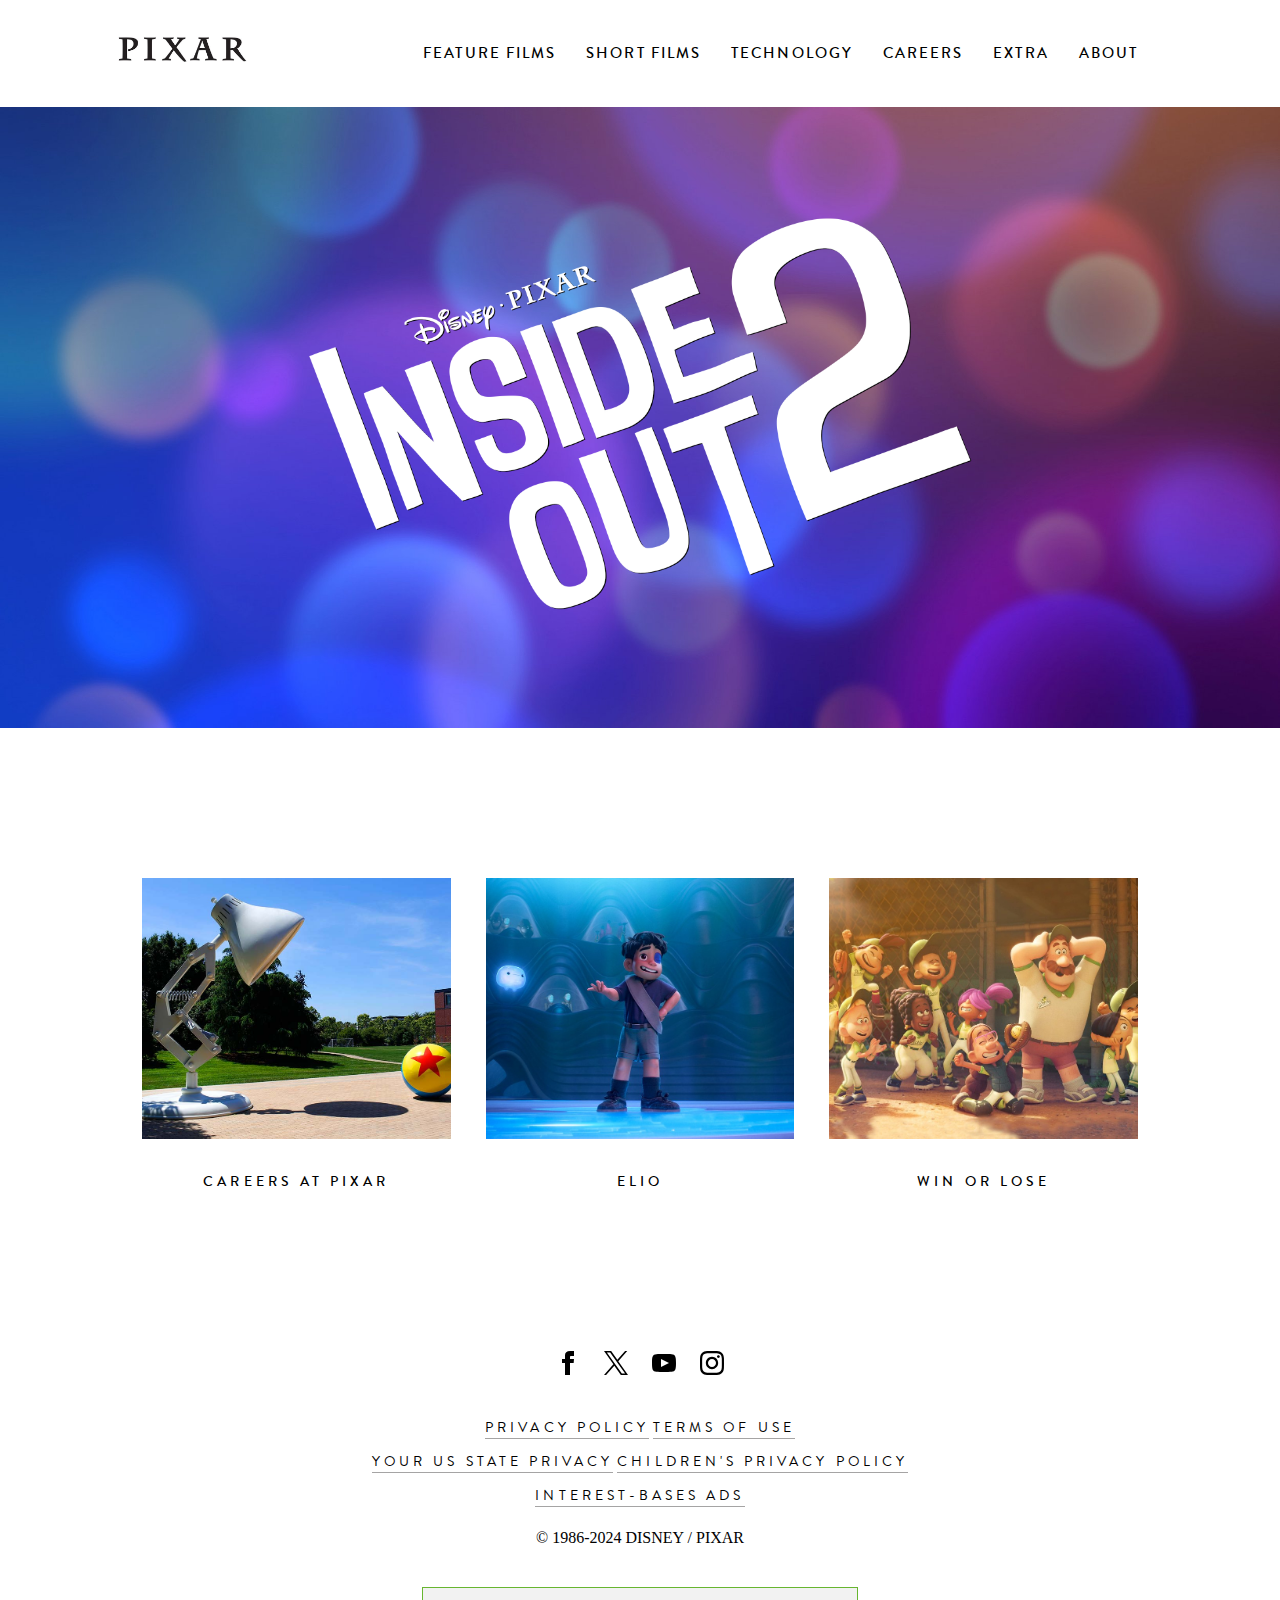
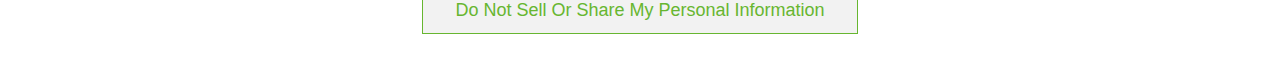
<file: index.html>
<!DOCTYPE html>
<html lang="en">
<head>
    <meta charset="UTF-8">
    <meta name="viewport" content="width=device-width, initial-scale=1.0">
    <title>Práctica Pixar</title>
    <link rel="shortcut icon" href="./img/svg/favicon.ico" type="image/x-icon">
    <link rel="stylesheet" href="./css/style.css">
    <link href="./font/transfonter.org-20240415-151831/stylesheet.css" rel="stylesheet">
</head>
<body>
    <header class="header">
        <div class="header__container">
            <h1 class="header__logo">
               <a href="#" title="PIXAR" class="header__link">
                    <img class="header__image" src="./img/jpg/logo022.jpg" alt="pixar logotype">
                </a> 
            </h1>
            <div class="header__mobile-menu-wrapper mobile-menu">
                <div class="mobile-menu__toggler-wrapper">
                    <div class="mobile-menu__toggler"></div>
                    <div class="mobile-menu__icon menu-icon">
                        <span class="menu-icon__line"></span>
                        <span class="menu-icon__line"></span>
                    </div>
                </div>
            </div>
            <nav class="header__nav navigation">
                <ul class="navigation__list">
                    <li class="navigation__item">
                        <a class="navigation__link" href="#" title="Feature Films">feature films</a>
                    </li>
                    <li class="navigation__item">
                        <a class="navigation__link" href="#" title="short films">short films</a>
                    </li>
                    <li class="navigation__item">
                        <a class="navigation__link" href="#" title="technology">technology</a>
                    </li>
                    <li class="navigation__item">
                        <a class="navigation__link" href="#" title="careers">careers</a>
                    </li>
                    <li class="navigation__item">
                        <a class="navigation__link" href="#" title="extra">extra</a>
                    </li>
                    <li class="navigation__item">
                        <a class="navigation__link" href="#">about</a>
                    </li>
                </ul>
            </nav>
        </div>
    </header>
    
    <main class="viewport">
        <article class="viewport__section hero-section">
            <div class="hero-section__container">
                <h2 class="hero-section__inner-logo">
                    <a href="#" class="hero-section__link" title="Inside Out Two">
                        <img src="./img/webp/io2_logo.webp" class="hero-section__image">
                    </a>
                </h2>
            </div>
        </article>
        
        <div class="viewport__section section-two">
            <div class="section-two__container">
                <article class="section-two__columns columns columns--one">
                    <div class="columns__inner-content">
                        <a class="columns__link" href="#">
                            <img class="columns__image" src="./img/jpg/image-asset.jpeg" alt="">
                        </a>
                        <h3>CAREERS AT PIXAR</h3>
                    </div>
                </article>
                <article class="section-two__columns columns columns--two">
                    <div class="columns__inner-content">
                        <a class="columns__link" href="#">
                            <img class="columns__image" src="./img/jpg/Home_Lower-elio.jpg" alt="">
                        </a>
                        <h3>ELIO</h3>
                    </div>
                </article>
                <article class="section-two__columns columns columns--three">
                    <div class="columns__inner-content">
                        <a class="columns__link" href="#">
                            <img class="columns__image" src="./img/jpg/wl_lower.jpg" alt="">
                        </a>
                        <h3>win or lose</h3>
                    </div>
                </article>
            </div>
        </div>
    </main>

    <footer class="main-footer">
        <div class="main-footer__container">
            <ul class="main-footer__social-wrapper social-wrapper">
                <li class="social-wrapper__item">
                    <a href="#" class="social-wrapper__social-icon">
                        <img class="social-wrapper__image" src="./img/svg/iconmonstr-facebook-1.svg" alt="facebook F symbol logotype">
                    </a>
                </li>
                <li class="social-wrapper__item">
                    <a href="#" class="social-wrapper__social-icon">
                       <img class="social-wrapper__image" src="./img/svg/X_logo_2023_original.svg" alt="X social media icon logotype old twitter ">
                    </a>
                </li>
                <li class="social-wrapper__item">
                    <a href="#" class="social-wrapper__social-icon">
                        <img class="social-wrapper__image" src="./img/svg/iconmonstr-youtube-6.svg" alt="youtube icon red background white play icon button logotype">
                    </a>
                </li>
                <li class="social-wrapper__item">
                    <a href="#" class="social-wrapper__social-icon">
                        <img class="social-wrapper__image" src="./img/svg/iconmonstr-instagram-11.svg" alt="instagram icon camera icon logotype">
                    </a>
                </li>  
            </ul>
            <div class="main-footer__legal-wrapper legal-wrapper">
                <div class="legal-wrapper__legal-links">
                    <div class="legal-wrapper__legal-container">
                        <a class="legal-wrapper__link" href="#" title="Privacy Policy">Privacy Policy</a>
                        <a class="legal-wrapper__link" href="#" title="terms of use">terms of use</a>
                    </div>
                    <div class="legal-wrapper__legal-container" >
                        <a class="legal-wrapper__link" href="#" title="your us state privacy">your us state privacy</a>
                        <a class="legal-wrapper__link" href="#" title="children's privacy policy">children's privacy policy</a>
                    </div>
                    <div class="legal-wrapper__legal-container">
                        <a class="legal-wrapper__link" href="#" title="interest-bases ads">interest-bases ads</a>
                    </div>                  
                </div>
                <div class="legal-wrapper__copyright">© 1986-2024 DISNEY / PIXAR</div>
            </div>
            <button href="#" class="main-footer__data-treatment">Do Not Sell or Share My Personal Information</button>
        </div>
    </footer>
</body>
</html>
</file>
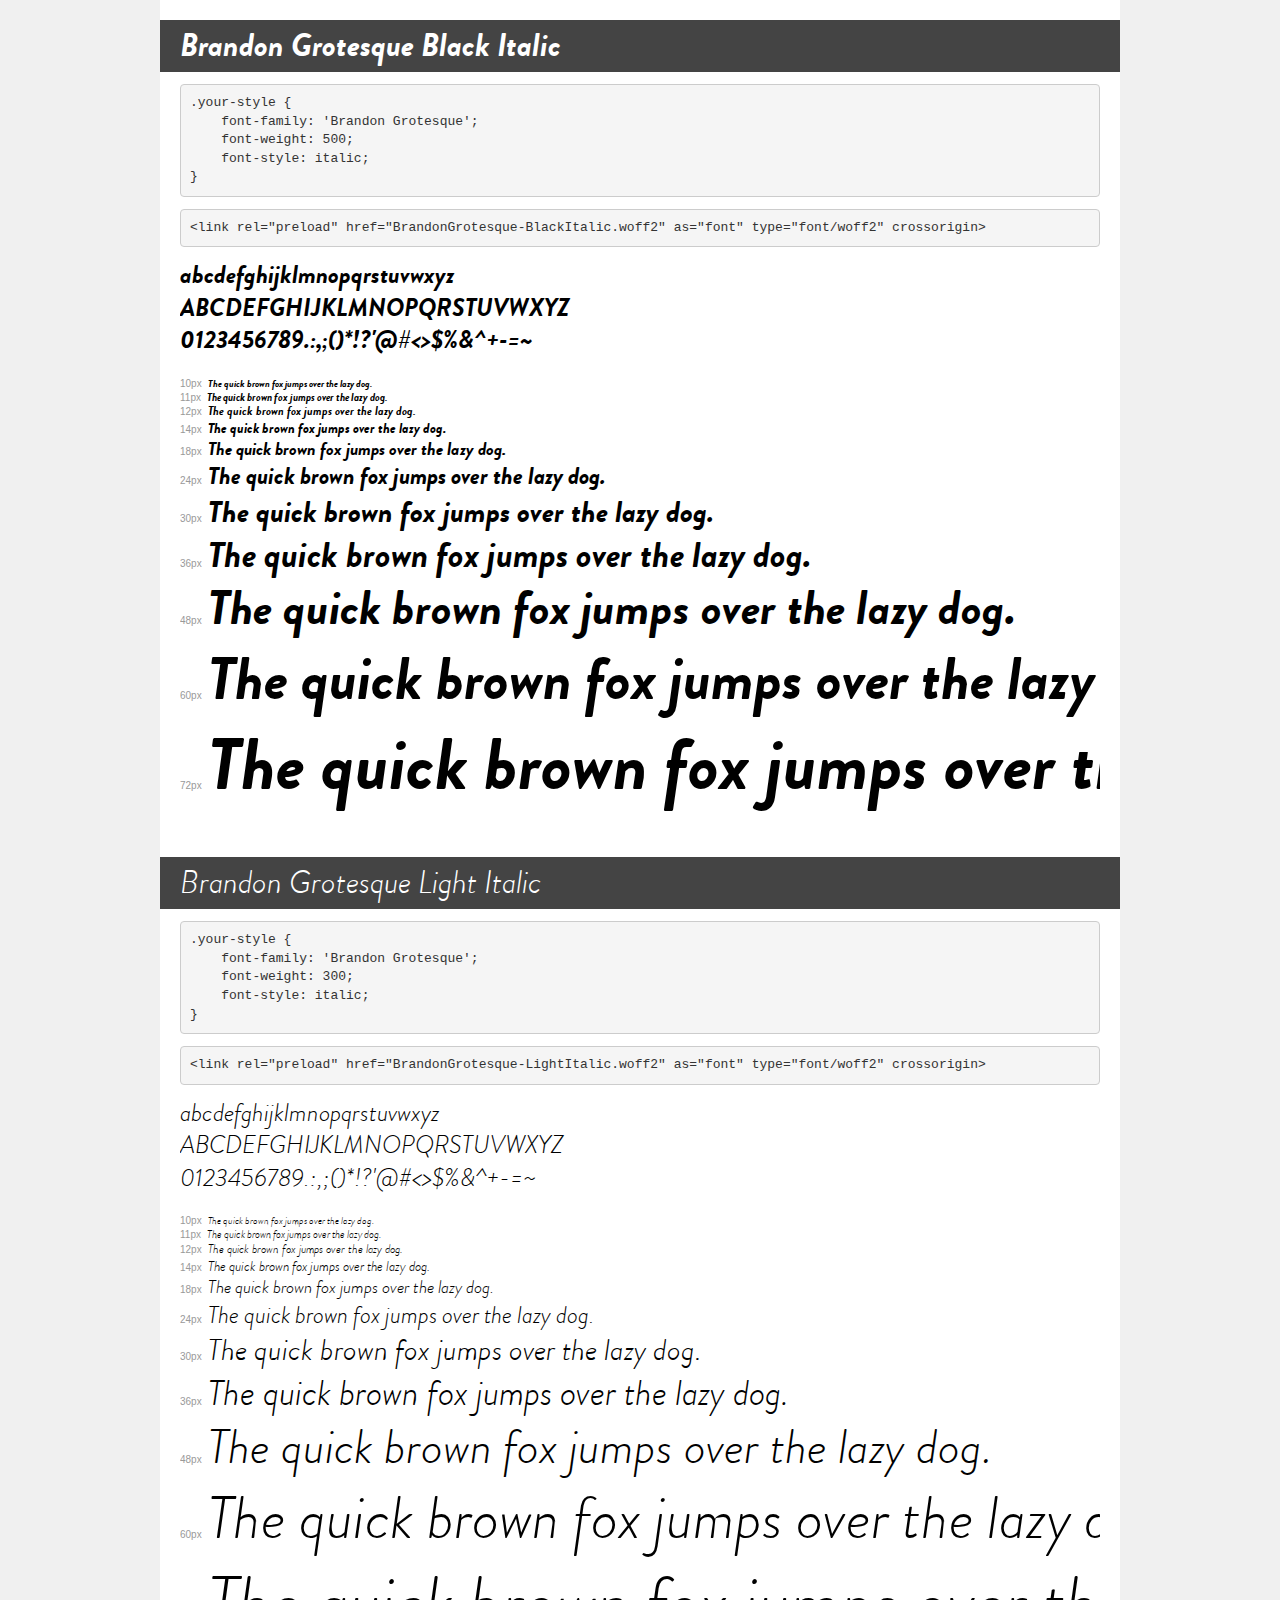
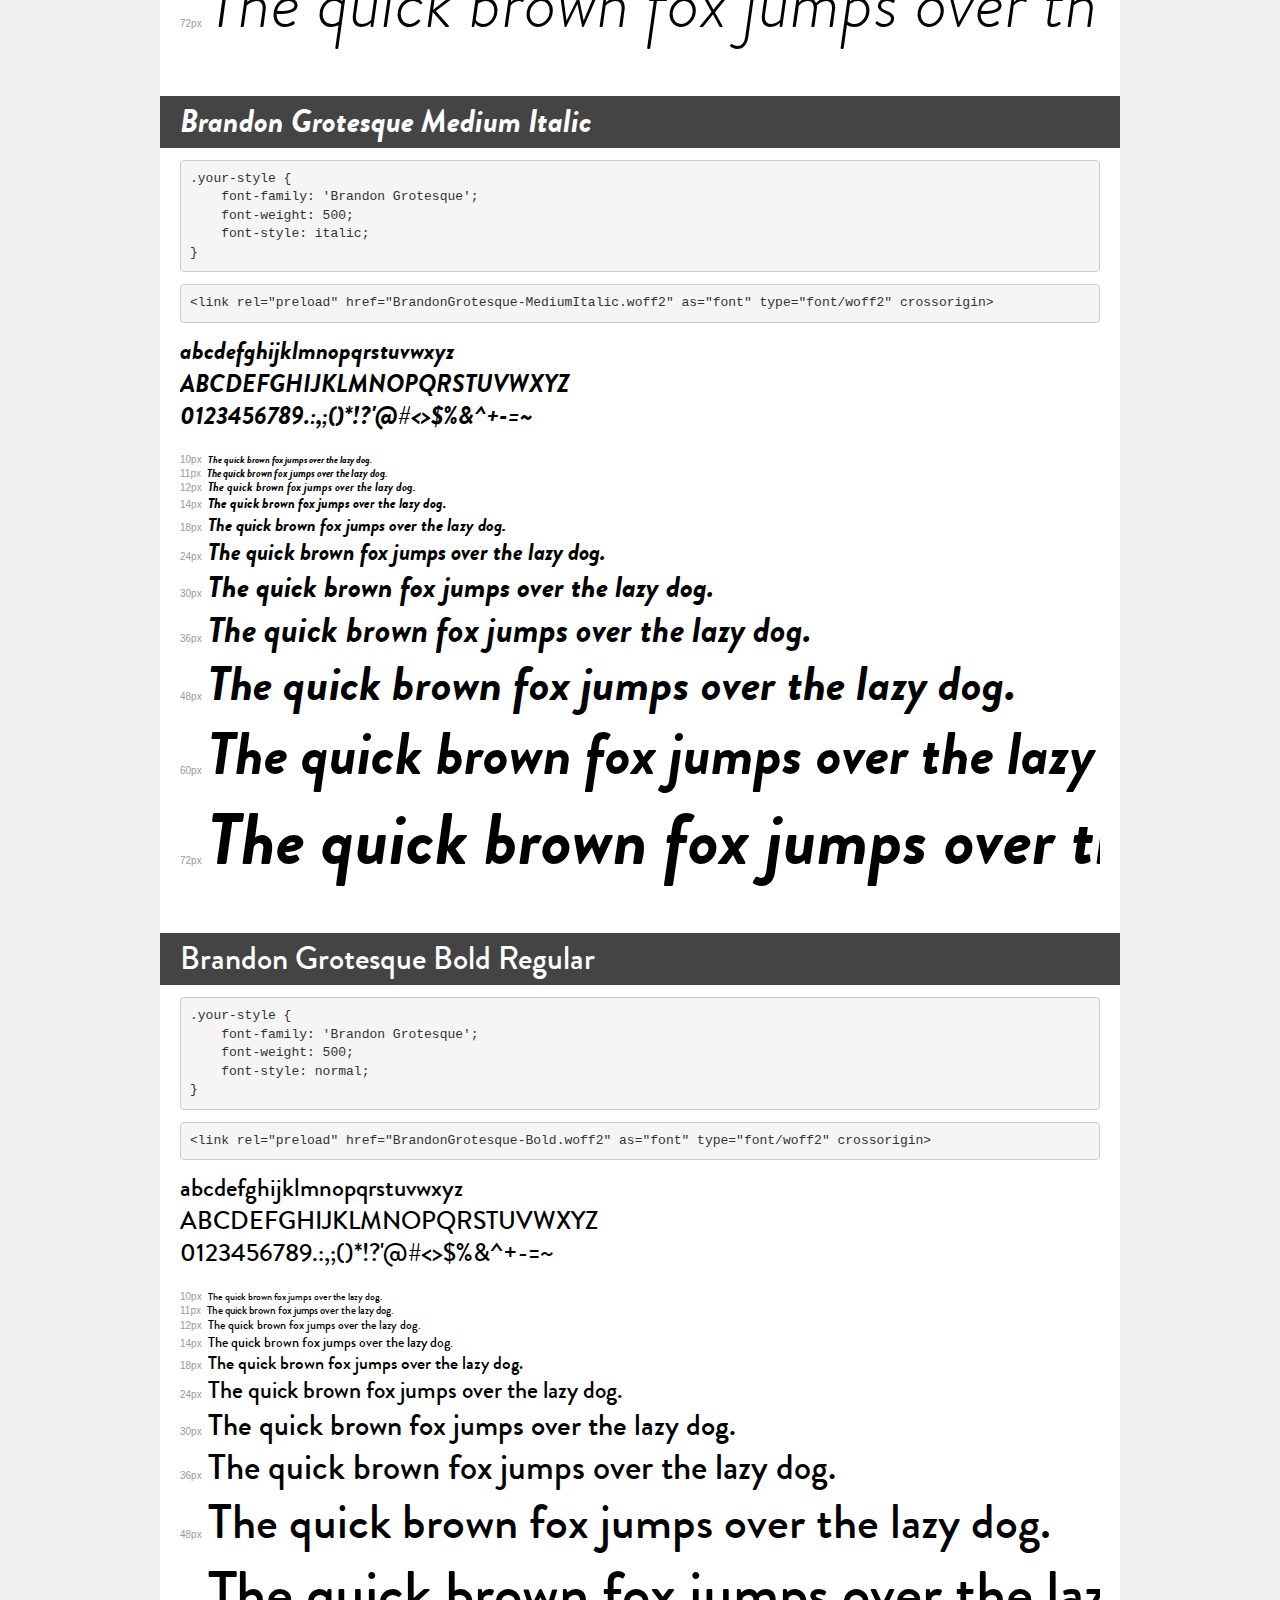
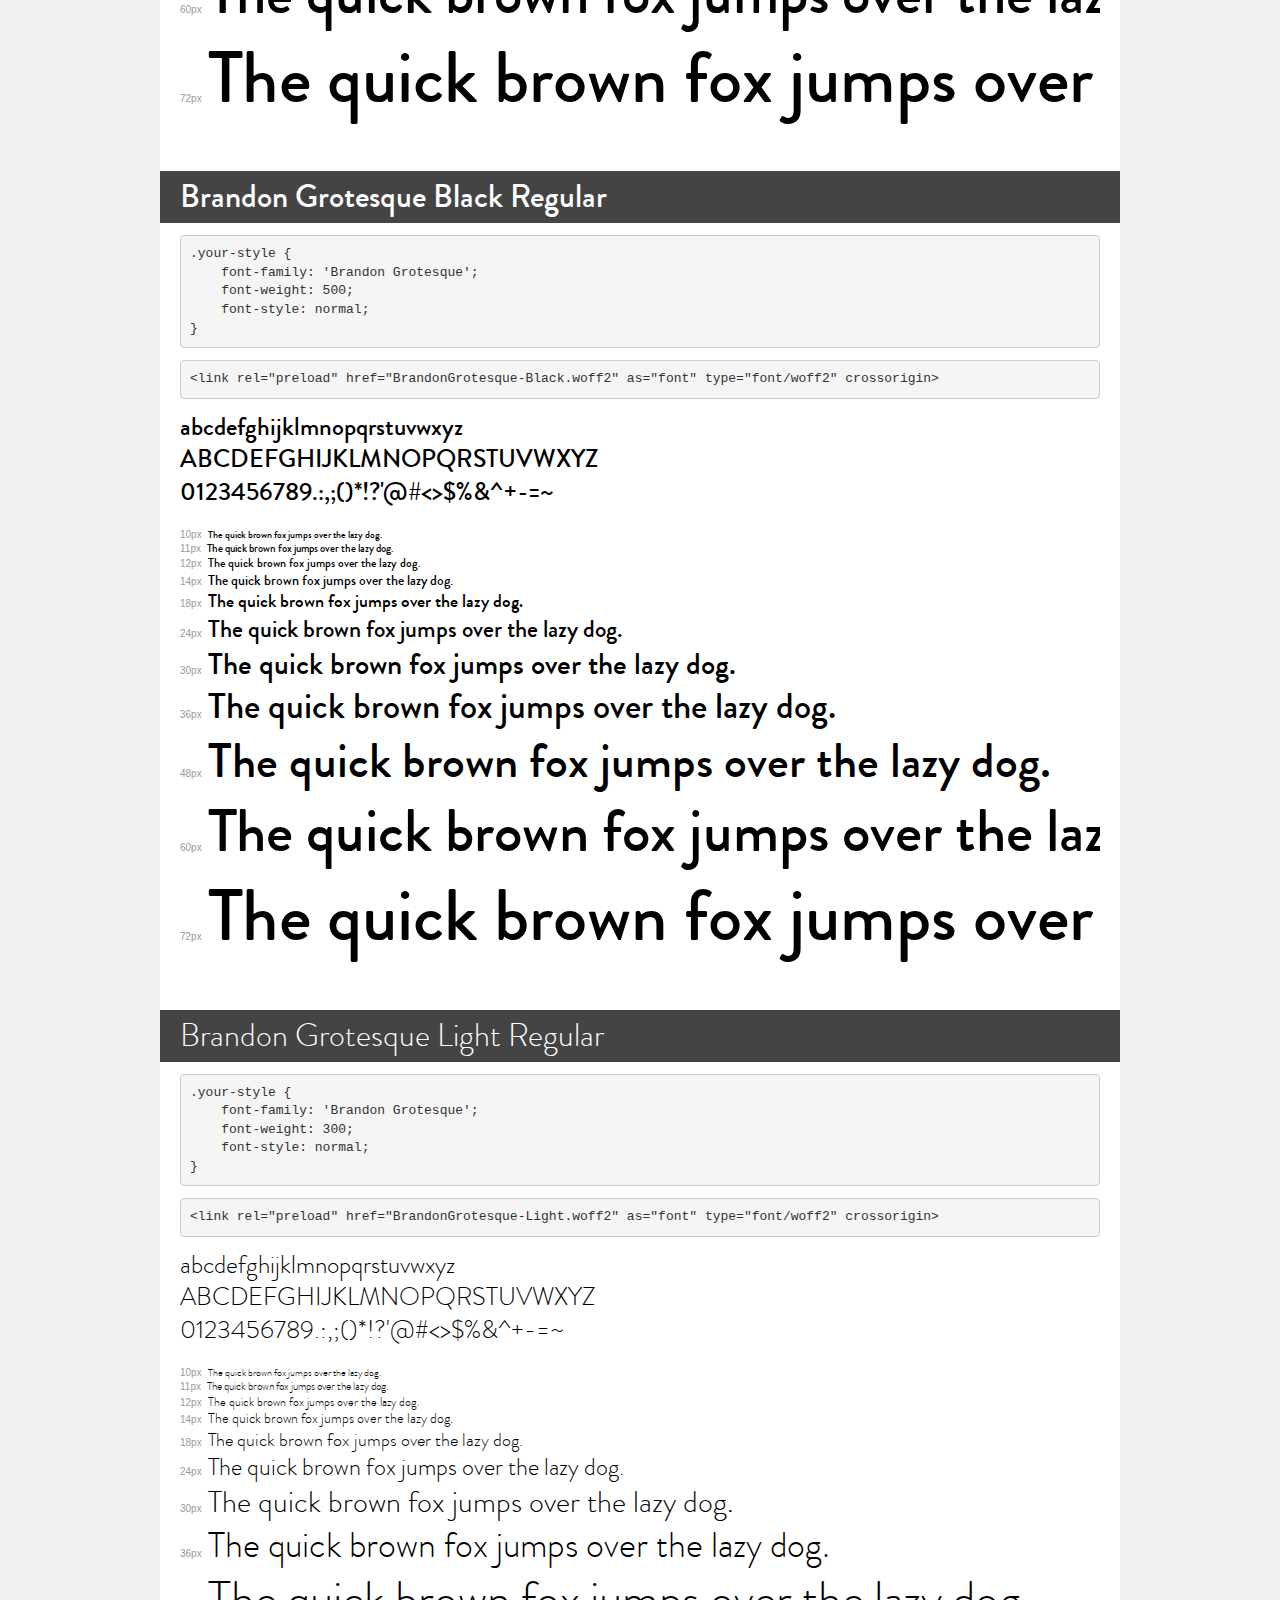
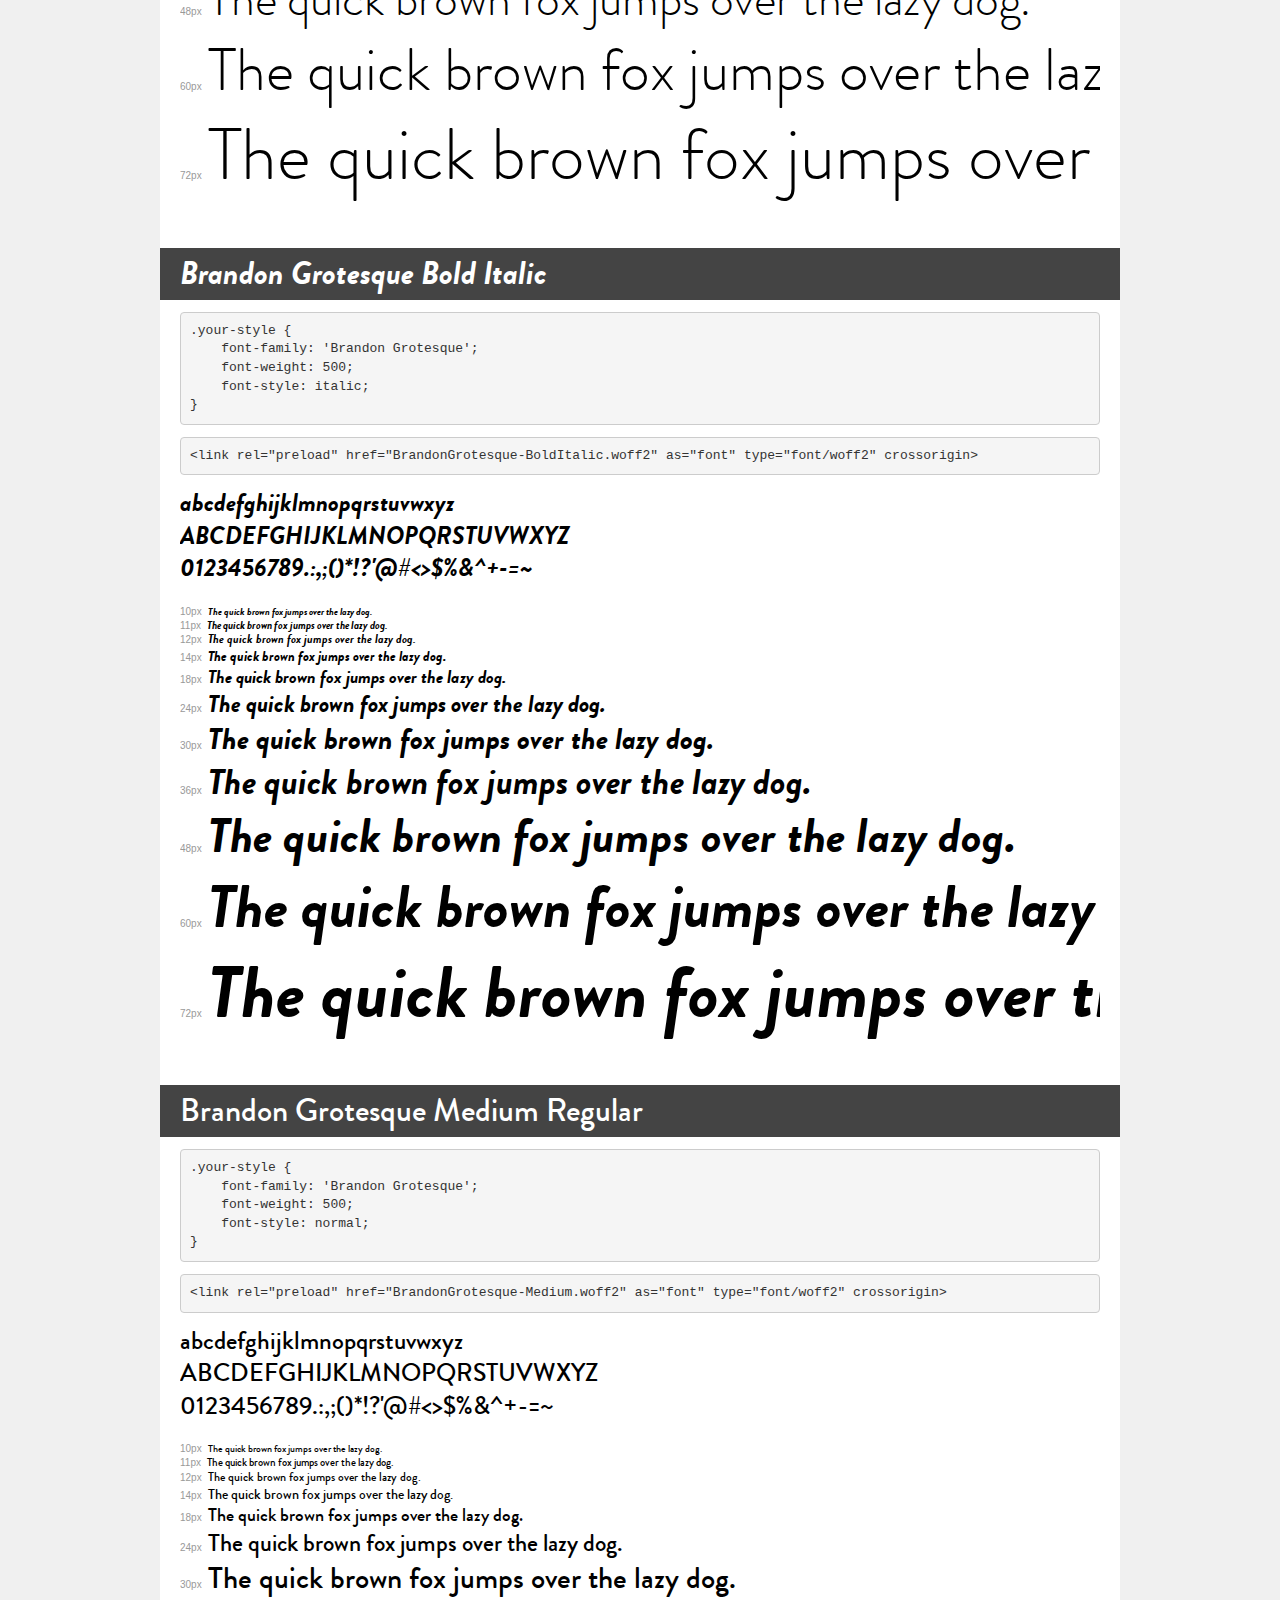
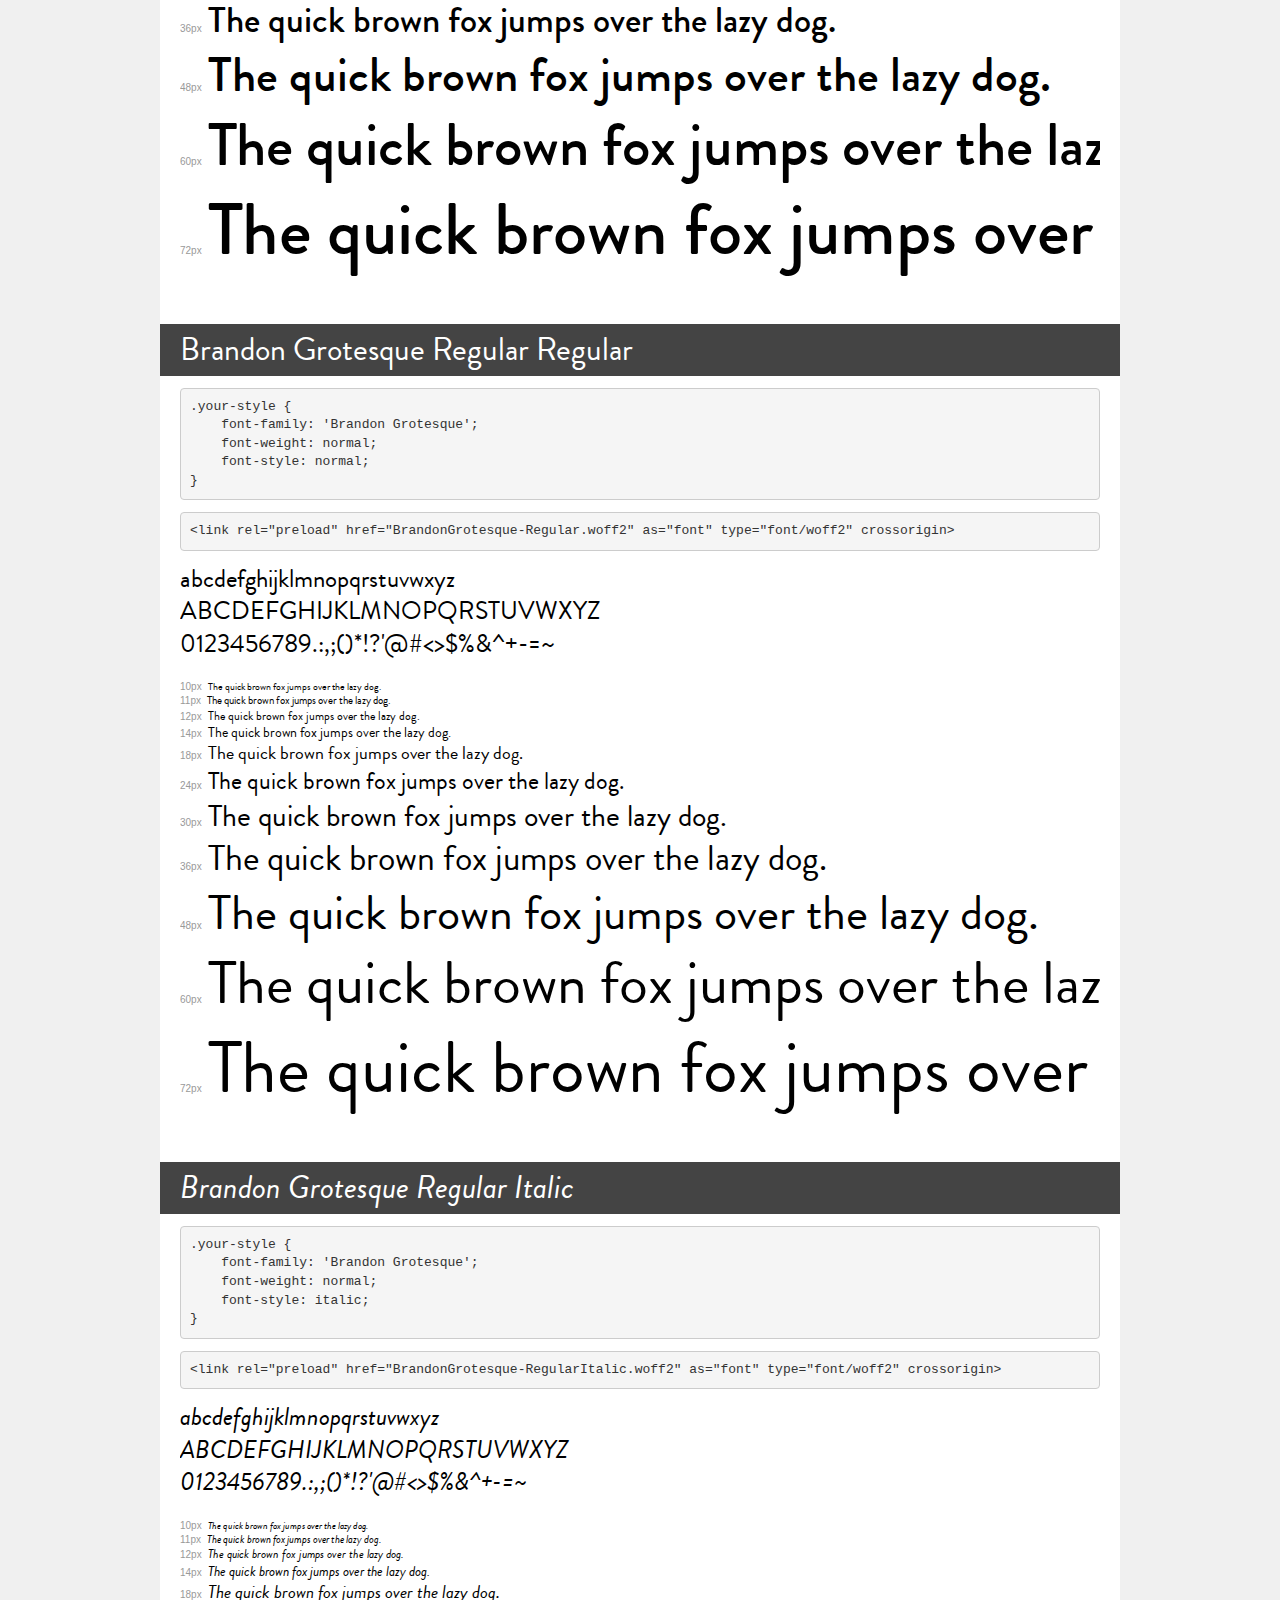
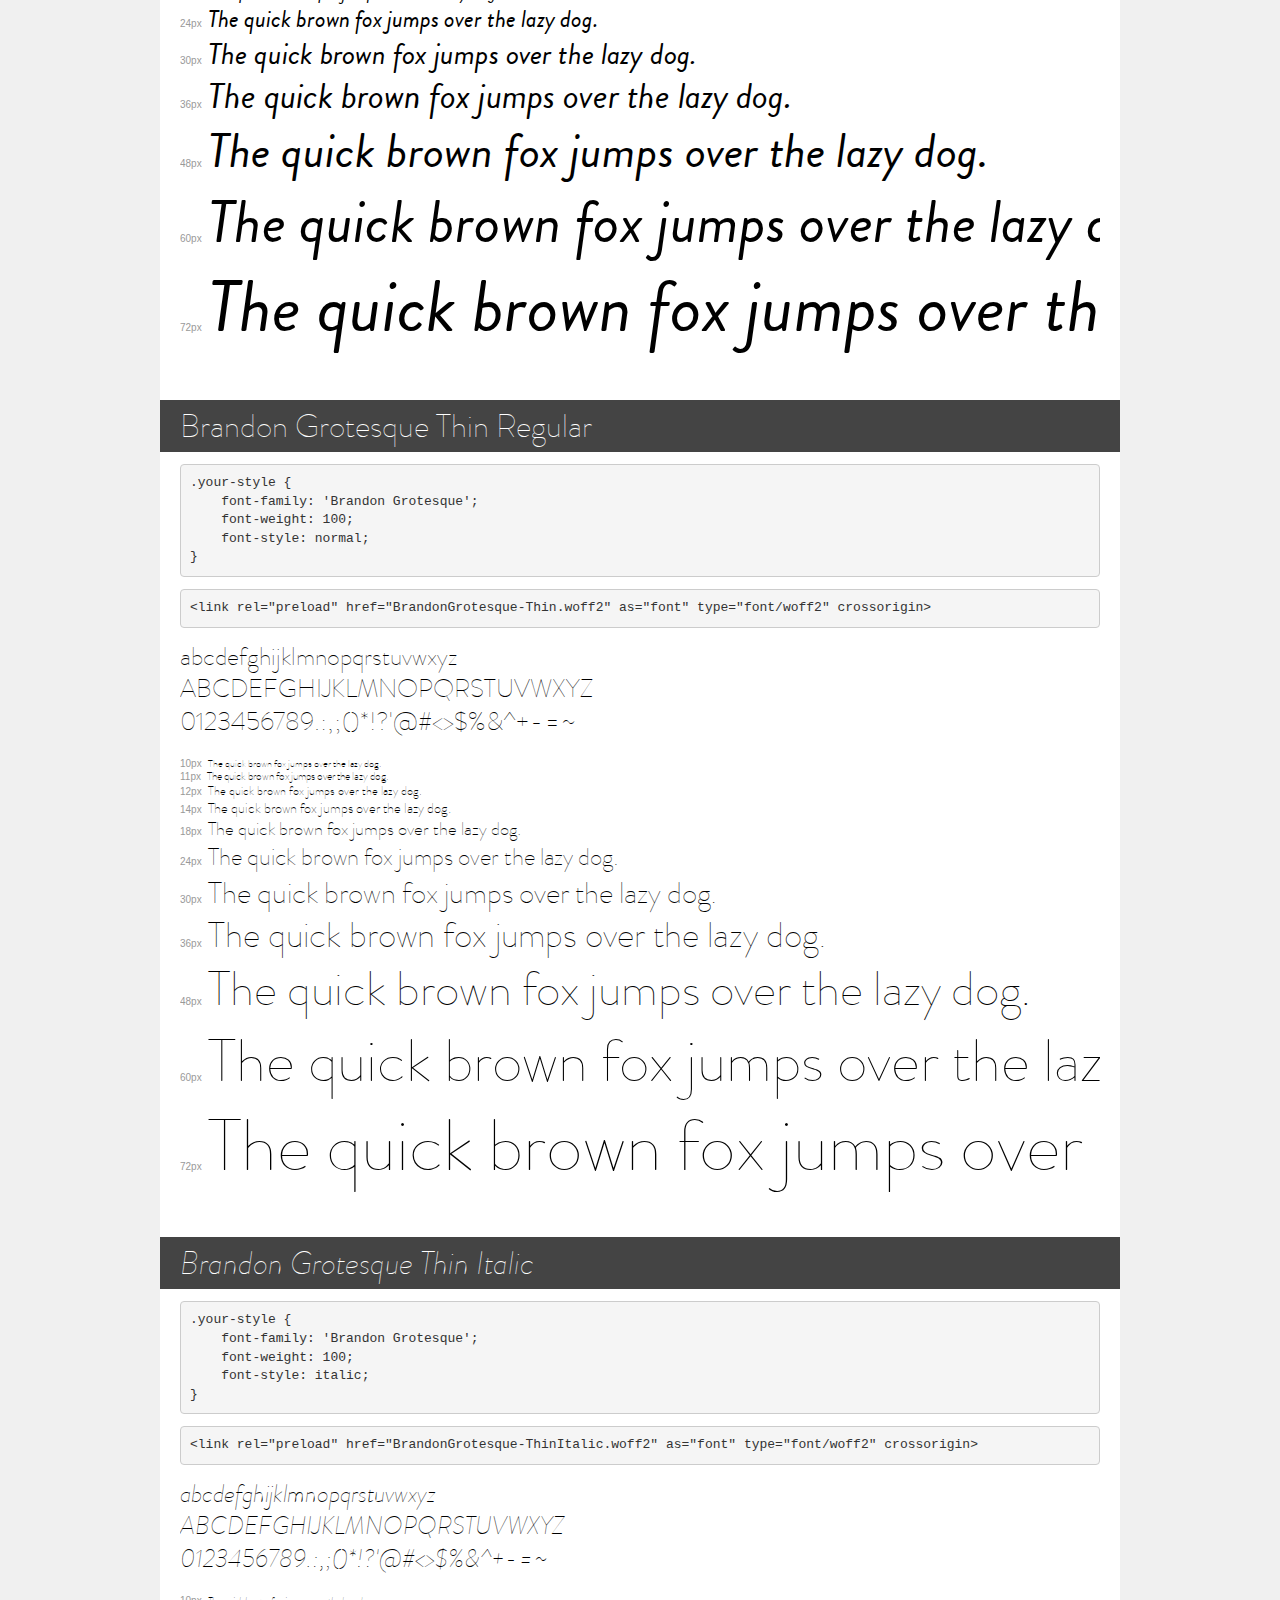
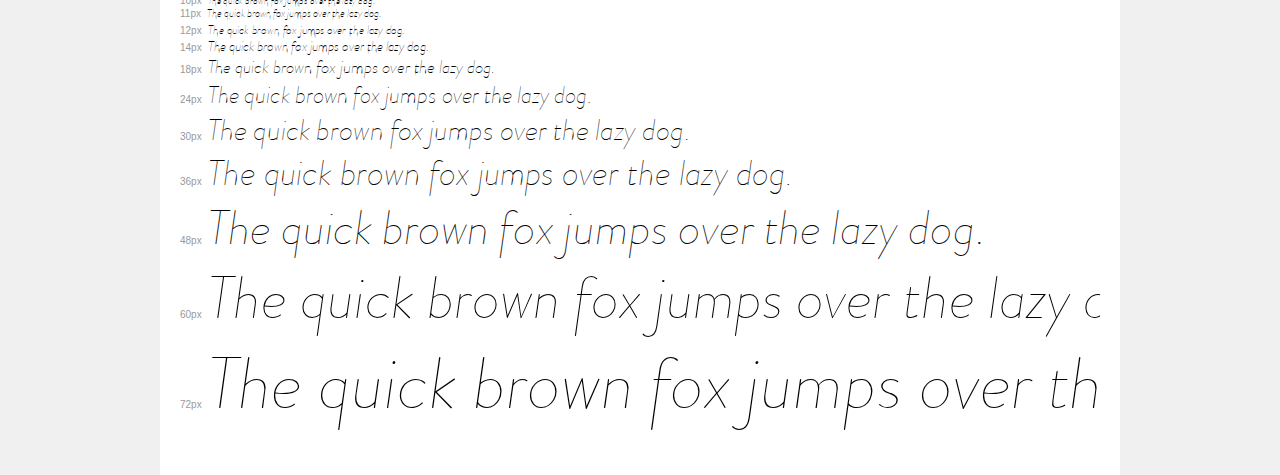
<file: font/transfonter.org-20240415-151831/demo.html>
<!DOCTYPE html>
<html lang="en">
<head>
    <meta charset="utf-8">
    <meta http-equiv="X-UA-Compatible" content="IE=edge">
    <meta name="viewport" content="width=device-width, initial-scale=1">
    <meta name="robots" content="noindex, noarchive">
    <meta name="format-detection" content="telephone=no">
    <title>Transfonter demo</title>
    <link href="stylesheet.css" rel="stylesheet">
    <style>
        /*
        http://meyerweb.com/eric/tools/css/reset/
        v2.0 | 20110126
        License: none (public domain)
        */
        html, body, div, span, applet, object, iframe,
        h1, h2, h3, h4, h5, h6, p, blockquote, pre,
        a, abbr, acronym, address, big, cite, code,
        del, dfn, em, img, ins, kbd, q, s, samp,
        small, strike, strong, sub, sup, tt, var,
        b, u, i, center,
        dl, dt, dd, ol, ul, li,
        fieldset, form, label, legend,
        table, caption, tbody, tfoot, thead, tr, th, td,
        article, aside, canvas, details, embed,
        figure, figcaption, footer, header, hgroup,
        menu, nav, output, ruby, section, summary,
        time, mark, audio, video {
            margin: 0;
            padding: 0;
            border: 0;
            font-size: 100%;
            font: inherit;
            vertical-align: baseline;
        }
        /* HTML5 display-role reset for older browsers */
        article, aside, details, figcaption, figure,
        footer, header, hgroup, menu, nav, section {
            display: block;
        }
        body {
            line-height: 1;
        }
        ol, ul {
            list-style: none;
        }
        blockquote, q {
            quotes: none;
        }
        blockquote:before, blockquote:after,
        q:before, q:after {
            content: '';
            content: none;
        }
        table {
            border-collapse: collapse;
            border-spacing: 0;
        }
        /* demo styles */
        body {
            background: #f0f0f0;
            color: #000;
        }
        .page {
            background: #fff;
            width: 920px;
            margin: 0 auto;
            padding: 20px 20px 0 20px;
            overflow: hidden;
        }
        .font-container {
            overflow-x: auto;
            overflow-y: hidden;
            margin-bottom: 40px;
            line-height: 1.3;
            white-space: nowrap;
            padding-bottom: 5px;
        }
        h1 {
            position: relative;
            background: #444;
            font-size: 32px;
            color: #fff;
            padding: 10px 20px;
            margin: 0 -20px 12px -20px;
        }
        .letters {
            font-size: 25px;
            margin-bottom: 20px;
        }
        .s10:before {
            content: '10px';
        }
        .s11:before {
            content: '11px';
        }
        .s12:before {
            content: '12px';
        }
        .s14:before {
            content: '14px';
        }
        .s18:before {
            content: '18px';
        }
        .s24:before {
            content: '24px';
        }
        .s30:before {
            content: '30px';
        }
        .s36:before {
            content: '36px';
        }
        .s48:before {
            content: '48px';
        }
        .s60:before {
            content: '60px';
        }
        .s72:before {
            content: '72px';
        }
        .s10:before, .s11:before, .s12:before, .s14:before,
        .s18:before, .s24:before, .s30:before, .s36:before,
        .s48:before, .s60:before, .s72:before {
            font-family: Arial, sans-serif;
            font-size: 10px;
            font-weight: normal;
            font-style: normal;
            color: #999;
            padding-right: 6px;
        }
        pre {
            display: block;
            padding: 9px;
            margin: 0 0 12px;
            font-family: Monaco, Menlo, Consolas, "Courier New", monospace;
            font-size: 13px;
            line-height: 1.428571429;
            color: #333;
            font-weight: normal;
            font-style: normal;
            background-color: #f5f5f5;
            border: 1px solid #ccc;
            overflow-x: auto;
            border-radius: 4px;
        }
        /* responsive */
        @media (max-width: 959px) {
            .page {
                width: auto;
                margin: 0;
            }
        }
    </style>
</head>
<body>
<div class="page">
    <div class="demo">
        <h1 style="font-family: 'Brandon Grotesque'; font-weight: 500; font-style: italic;">Brandon Grotesque Black Italic</h1>
        <pre title="Usage">.your-style {
    font-family: 'Brandon Grotesque';
    font-weight: 500;
    font-style: italic;
}</pre>
        <pre title="Preload (optional)">
&lt;link rel=&quot;preload&quot; href=&quot;BrandonGrotesque-BlackItalic.woff2&quot; as=&quot;font&quot; type=&quot;font/woff2&quot; crossorigin&gt;</pre>
        <div class="font-container" style="font-family: 'Brandon Grotesque'; font-weight: 500; font-style: italic;">
            <p class="letters">
                abcdefghijklmnopqrstuvwxyz<br>
ABCDEFGHIJKLMNOPQRSTUVWXYZ<br>
                0123456789.:,;()*!?'@#&lt;&gt;$%&^+-=~
            </p>
            <p class="s10" style="font-size: 10px;">The quick brown fox jumps over the lazy dog.</p>
            <p class="s11" style="font-size: 11px;">The quick brown fox jumps over the lazy dog.</p>
            <p class="s12" style="font-size: 12px;">The quick brown fox jumps over the lazy dog.</p>
            <p class="s14" style="font-size: 14px;">The quick brown fox jumps over the lazy dog.</p>
            <p class="s18" style="font-size: 18px;">The quick brown fox jumps over the lazy dog.</p>
            <p class="s24" style="font-size: 24px;">The quick brown fox jumps over the lazy dog.</p>
            <p class="s30" style="font-size: 30px;">The quick brown fox jumps over the lazy dog.</p>
            <p class="s36" style="font-size: 36px;">The quick brown fox jumps over the lazy dog.</p>
            <p class="s48" style="font-size: 48px;">The quick brown fox jumps over the lazy dog.</p>
            <p class="s60" style="font-size: 60px;">The quick brown fox jumps over the lazy dog.</p>
            <p class="s72" style="font-size: 72px;">The quick brown fox jumps over the lazy dog.</p>
        </div>
    </div>

    <div class="demo">
        <h1 style="font-family: 'Brandon Grotesque'; font-weight: 300; font-style: italic;">Brandon Grotesque Light Italic</h1>
        <pre title="Usage">.your-style {
    font-family: 'Brandon Grotesque';
    font-weight: 300;
    font-style: italic;
}</pre>
        <pre title="Preload (optional)">
&lt;link rel=&quot;preload&quot; href=&quot;BrandonGrotesque-LightItalic.woff2&quot; as=&quot;font&quot; type=&quot;font/woff2&quot; crossorigin&gt;</pre>
        <div class="font-container" style="font-family: 'Brandon Grotesque'; font-weight: 300; font-style: italic;">
            <p class="letters">
                abcdefghijklmnopqrstuvwxyz<br>
ABCDEFGHIJKLMNOPQRSTUVWXYZ<br>
                0123456789.:,;()*!?'@#&lt;&gt;$%&^+-=~
            </p>
            <p class="s10" style="font-size: 10px;">The quick brown fox jumps over the lazy dog.</p>
            <p class="s11" style="font-size: 11px;">The quick brown fox jumps over the lazy dog.</p>
            <p class="s12" style="font-size: 12px;">The quick brown fox jumps over the lazy dog.</p>
            <p class="s14" style="font-size: 14px;">The quick brown fox jumps over the lazy dog.</p>
            <p class="s18" style="font-size: 18px;">The quick brown fox jumps over the lazy dog.</p>
            <p class="s24" style="font-size: 24px;">The quick brown fox jumps over the lazy dog.</p>
            <p class="s30" style="font-size: 30px;">The quick brown fox jumps over the lazy dog.</p>
            <p class="s36" style="font-size: 36px;">The quick brown fox jumps over the lazy dog.</p>
            <p class="s48" style="font-size: 48px;">The quick brown fox jumps over the lazy dog.</p>
            <p class="s60" style="font-size: 60px;">The quick brown fox jumps over the lazy dog.</p>
            <p class="s72" style="font-size: 72px;">The quick brown fox jumps over the lazy dog.</p>
        </div>
    </div>

    <div class="demo">
        <h1 style="font-family: 'Brandon Grotesque'; font-weight: 500; font-style: italic;">Brandon Grotesque Medium Italic</h1>
        <pre title="Usage">.your-style {
    font-family: 'Brandon Grotesque';
    font-weight: 500;
    font-style: italic;
}</pre>
        <pre title="Preload (optional)">
&lt;link rel=&quot;preload&quot; href=&quot;BrandonGrotesque-MediumItalic.woff2&quot; as=&quot;font&quot; type=&quot;font/woff2&quot; crossorigin&gt;</pre>
        <div class="font-container" style="font-family: 'Brandon Grotesque'; font-weight: 500; font-style: italic;">
            <p class="letters">
                abcdefghijklmnopqrstuvwxyz<br>
ABCDEFGHIJKLMNOPQRSTUVWXYZ<br>
                0123456789.:,;()*!?'@#&lt;&gt;$%&^+-=~
            </p>
            <p class="s10" style="font-size: 10px;">The quick brown fox jumps over the lazy dog.</p>
            <p class="s11" style="font-size: 11px;">The quick brown fox jumps over the lazy dog.</p>
            <p class="s12" style="font-size: 12px;">The quick brown fox jumps over the lazy dog.</p>
            <p class="s14" style="font-size: 14px;">The quick brown fox jumps over the lazy dog.</p>
            <p class="s18" style="font-size: 18px;">The quick brown fox jumps over the lazy dog.</p>
            <p class="s24" style="font-size: 24px;">The quick brown fox jumps over the lazy dog.</p>
            <p class="s30" style="font-size: 30px;">The quick brown fox jumps over the lazy dog.</p>
            <p class="s36" style="font-size: 36px;">The quick brown fox jumps over the lazy dog.</p>
            <p class="s48" style="font-size: 48px;">The quick brown fox jumps over the lazy dog.</p>
            <p class="s60" style="font-size: 60px;">The quick brown fox jumps over the lazy dog.</p>
            <p class="s72" style="font-size: 72px;">The quick brown fox jumps over the lazy dog.</p>
        </div>
    </div>

    <div class="demo">
        <h1 style="font-family: 'Brandon Grotesque'; font-weight: 500; font-style: normal;">Brandon Grotesque Bold Regular</h1>
        <pre title="Usage">.your-style {
    font-family: 'Brandon Grotesque';
    font-weight: 500;
    font-style: normal;
}</pre>
        <pre title="Preload (optional)">
&lt;link rel=&quot;preload&quot; href=&quot;BrandonGrotesque-Bold.woff2&quot; as=&quot;font&quot; type=&quot;font/woff2&quot; crossorigin&gt;</pre>
        <div class="font-container" style="font-family: 'Brandon Grotesque'; font-weight: 500; font-style: normal;">
            <p class="letters">
                abcdefghijklmnopqrstuvwxyz<br>
ABCDEFGHIJKLMNOPQRSTUVWXYZ<br>
                0123456789.:,;()*!?'@#&lt;&gt;$%&^+-=~
            </p>
            <p class="s10" style="font-size: 10px;">The quick brown fox jumps over the lazy dog.</p>
            <p class="s11" style="font-size: 11px;">The quick brown fox jumps over the lazy dog.</p>
            <p class="s12" style="font-size: 12px;">The quick brown fox jumps over the lazy dog.</p>
            <p class="s14" style="font-size: 14px;">The quick brown fox jumps over the lazy dog.</p>
            <p class="s18" style="font-size: 18px;">The quick brown fox jumps over the lazy dog.</p>
            <p class="s24" style="font-size: 24px;">The quick brown fox jumps over the lazy dog.</p>
            <p class="s30" style="font-size: 30px;">The quick brown fox jumps over the lazy dog.</p>
            <p class="s36" style="font-size: 36px;">The quick brown fox jumps over the lazy dog.</p>
            <p class="s48" style="font-size: 48px;">The quick brown fox jumps over the lazy dog.</p>
            <p class="s60" style="font-size: 60px;">The quick brown fox jumps over the lazy dog.</p>
            <p class="s72" style="font-size: 72px;">The quick brown fox jumps over the lazy dog.</p>
        </div>
    </div>

    <div class="demo">
        <h1 style="font-family: 'Brandon Grotesque'; font-weight: 500; font-style: normal;">Brandon Grotesque Black Regular</h1>
        <pre title="Usage">.your-style {
    font-family: 'Brandon Grotesque';
    font-weight: 500;
    font-style: normal;
}</pre>
        <pre title="Preload (optional)">
&lt;link rel=&quot;preload&quot; href=&quot;BrandonGrotesque-Black.woff2&quot; as=&quot;font&quot; type=&quot;font/woff2&quot; crossorigin&gt;</pre>
        <div class="font-container" style="font-family: 'Brandon Grotesque'; font-weight: 500; font-style: normal;">
            <p class="letters">
                abcdefghijklmnopqrstuvwxyz<br>
ABCDEFGHIJKLMNOPQRSTUVWXYZ<br>
                0123456789.:,;()*!?'@#&lt;&gt;$%&^+-=~
            </p>
            <p class="s10" style="font-size: 10px;">The quick brown fox jumps over the lazy dog.</p>
            <p class="s11" style="font-size: 11px;">The quick brown fox jumps over the lazy dog.</p>
            <p class="s12" style="font-size: 12px;">The quick brown fox jumps over the lazy dog.</p>
            <p class="s14" style="font-size: 14px;">The quick brown fox jumps over the lazy dog.</p>
            <p class="s18" style="font-size: 18px;">The quick brown fox jumps over the lazy dog.</p>
            <p class="s24" style="font-size: 24px;">The quick brown fox jumps over the lazy dog.</p>
            <p class="s30" style="font-size: 30px;">The quick brown fox jumps over the lazy dog.</p>
            <p class="s36" style="font-size: 36px;">The quick brown fox jumps over the lazy dog.</p>
            <p class="s48" style="font-size: 48px;">The quick brown fox jumps over the lazy dog.</p>
            <p class="s60" style="font-size: 60px;">The quick brown fox jumps over the lazy dog.</p>
            <p class="s72" style="font-size: 72px;">The quick brown fox jumps over the lazy dog.</p>
        </div>
    </div>

    <div class="demo">
        <h1 style="font-family: 'Brandon Grotesque'; font-weight: 300; font-style: normal;">Brandon Grotesque Light Regular</h1>
        <pre title="Usage">.your-style {
    font-family: 'Brandon Grotesque';
    font-weight: 300;
    font-style: normal;
}</pre>
        <pre title="Preload (optional)">
&lt;link rel=&quot;preload&quot; href=&quot;BrandonGrotesque-Light.woff2&quot; as=&quot;font&quot; type=&quot;font/woff2&quot; crossorigin&gt;</pre>
        <div class="font-container" style="font-family: 'Brandon Grotesque'; font-weight: 300; font-style: normal;">
            <p class="letters">
                abcdefghijklmnopqrstuvwxyz<br>
ABCDEFGHIJKLMNOPQRSTUVWXYZ<br>
                0123456789.:,;()*!?'@#&lt;&gt;$%&^+-=~
            </p>
            <p class="s10" style="font-size: 10px;">The quick brown fox jumps over the lazy dog.</p>
            <p class="s11" style="font-size: 11px;">The quick brown fox jumps over the lazy dog.</p>
            <p class="s12" style="font-size: 12px;">The quick brown fox jumps over the lazy dog.</p>
            <p class="s14" style="font-size: 14px;">The quick brown fox jumps over the lazy dog.</p>
            <p class="s18" style="font-size: 18px;">The quick brown fox jumps over the lazy dog.</p>
            <p class="s24" style="font-size: 24px;">The quick brown fox jumps over the lazy dog.</p>
            <p class="s30" style="font-size: 30px;">The quick brown fox jumps over the lazy dog.</p>
            <p class="s36" style="font-size: 36px;">The quick brown fox jumps over the lazy dog.</p>
            <p class="s48" style="font-size: 48px;">The quick brown fox jumps over the lazy dog.</p>
            <p class="s60" style="font-size: 60px;">The quick brown fox jumps over the lazy dog.</p>
            <p class="s72" style="font-size: 72px;">The quick brown fox jumps over the lazy dog.</p>
        </div>
    </div>

    <div class="demo">
        <h1 style="font-family: 'Brandon Grotesque'; font-weight: 500; font-style: italic;">Brandon Grotesque Bold Italic</h1>
        <pre title="Usage">.your-style {
    font-family: 'Brandon Grotesque';
    font-weight: 500;
    font-style: italic;
}</pre>
        <pre title="Preload (optional)">
&lt;link rel=&quot;preload&quot; href=&quot;BrandonGrotesque-BoldItalic.woff2&quot; as=&quot;font&quot; type=&quot;font/woff2&quot; crossorigin&gt;</pre>
        <div class="font-container" style="font-family: 'Brandon Grotesque'; font-weight: 500; font-style: italic;">
            <p class="letters">
                abcdefghijklmnopqrstuvwxyz<br>
ABCDEFGHIJKLMNOPQRSTUVWXYZ<br>
                0123456789.:,;()*!?'@#&lt;&gt;$%&^+-=~
            </p>
            <p class="s10" style="font-size: 10px;">The quick brown fox jumps over the lazy dog.</p>
            <p class="s11" style="font-size: 11px;">The quick brown fox jumps over the lazy dog.</p>
            <p class="s12" style="font-size: 12px;">The quick brown fox jumps over the lazy dog.</p>
            <p class="s14" style="font-size: 14px;">The quick brown fox jumps over the lazy dog.</p>
            <p class="s18" style="font-size: 18px;">The quick brown fox jumps over the lazy dog.</p>
            <p class="s24" style="font-size: 24px;">The quick brown fox jumps over the lazy dog.</p>
            <p class="s30" style="font-size: 30px;">The quick brown fox jumps over the lazy dog.</p>
            <p class="s36" style="font-size: 36px;">The quick brown fox jumps over the lazy dog.</p>
            <p class="s48" style="font-size: 48px;">The quick brown fox jumps over the lazy dog.</p>
            <p class="s60" style="font-size: 60px;">The quick brown fox jumps over the lazy dog.</p>
            <p class="s72" style="font-size: 72px;">The quick brown fox jumps over the lazy dog.</p>
        </div>
    </div>

    <div class="demo">
        <h1 style="font-family: 'Brandon Grotesque'; font-weight: 500; font-style: normal;">Brandon Grotesque Medium Regular</h1>
        <pre title="Usage">.your-style {
    font-family: 'Brandon Grotesque';
    font-weight: 500;
    font-style: normal;
}</pre>
        <pre title="Preload (optional)">
&lt;link rel=&quot;preload&quot; href=&quot;BrandonGrotesque-Medium.woff2&quot; as=&quot;font&quot; type=&quot;font/woff2&quot; crossorigin&gt;</pre>
        <div class="font-container" style="font-family: 'Brandon Grotesque'; font-weight: 500; font-style: normal;">
            <p class="letters">
                abcdefghijklmnopqrstuvwxyz<br>
ABCDEFGHIJKLMNOPQRSTUVWXYZ<br>
                0123456789.:,;()*!?'@#&lt;&gt;$%&^+-=~
            </p>
            <p class="s10" style="font-size: 10px;">The quick brown fox jumps over the lazy dog.</p>
            <p class="s11" style="font-size: 11px;">The quick brown fox jumps over the lazy dog.</p>
            <p class="s12" style="font-size: 12px;">The quick brown fox jumps over the lazy dog.</p>
            <p class="s14" style="font-size: 14px;">The quick brown fox jumps over the lazy dog.</p>
            <p class="s18" style="font-size: 18px;">The quick brown fox jumps over the lazy dog.</p>
            <p class="s24" style="font-size: 24px;">The quick brown fox jumps over the lazy dog.</p>
            <p class="s30" style="font-size: 30px;">The quick brown fox jumps over the lazy dog.</p>
            <p class="s36" style="font-size: 36px;">The quick brown fox jumps over the lazy dog.</p>
            <p class="s48" style="font-size: 48px;">The quick brown fox jumps over the lazy dog.</p>
            <p class="s60" style="font-size: 60px;">The quick brown fox jumps over the lazy dog.</p>
            <p class="s72" style="font-size: 72px;">The quick brown fox jumps over the lazy dog.</p>
        </div>
    </div>

    <div class="demo">
        <h1 style="font-family: 'Brandon Grotesque'; font-weight: normal; font-style: normal;">Brandon Grotesque Regular Regular</h1>
        <pre title="Usage">.your-style {
    font-family: 'Brandon Grotesque';
    font-weight: normal;
    font-style: normal;
}</pre>
        <pre title="Preload (optional)">
&lt;link rel=&quot;preload&quot; href=&quot;BrandonGrotesque-Regular.woff2&quot; as=&quot;font&quot; type=&quot;font/woff2&quot; crossorigin&gt;</pre>
        <div class="font-container" style="font-family: 'Brandon Grotesque'; font-weight: normal; font-style: normal;">
            <p class="letters">
                abcdefghijklmnopqrstuvwxyz<br>
ABCDEFGHIJKLMNOPQRSTUVWXYZ<br>
                0123456789.:,;()*!?'@#&lt;&gt;$%&^+-=~
            </p>
            <p class="s10" style="font-size: 10px;">The quick brown fox jumps over the lazy dog.</p>
            <p class="s11" style="font-size: 11px;">The quick brown fox jumps over the lazy dog.</p>
            <p class="s12" style="font-size: 12px;">The quick brown fox jumps over the lazy dog.</p>
            <p class="s14" style="font-size: 14px;">The quick brown fox jumps over the lazy dog.</p>
            <p class="s18" style="font-size: 18px;">The quick brown fox jumps over the lazy dog.</p>
            <p class="s24" style="font-size: 24px;">The quick brown fox jumps over the lazy dog.</p>
            <p class="s30" style="font-size: 30px;">The quick brown fox jumps over the lazy dog.</p>
            <p class="s36" style="font-size: 36px;">The quick brown fox jumps over the lazy dog.</p>
            <p class="s48" style="font-size: 48px;">The quick brown fox jumps over the lazy dog.</p>
            <p class="s60" style="font-size: 60px;">The quick brown fox jumps over the lazy dog.</p>
            <p class="s72" style="font-size: 72px;">The quick brown fox jumps over the lazy dog.</p>
        </div>
    </div>

    <div class="demo">
        <h1 style="font-family: 'Brandon Grotesque'; font-weight: normal; font-style: italic;">Brandon Grotesque Regular Italic</h1>
        <pre title="Usage">.your-style {
    font-family: 'Brandon Grotesque';
    font-weight: normal;
    font-style: italic;
}</pre>
        <pre title="Preload (optional)">
&lt;link rel=&quot;preload&quot; href=&quot;BrandonGrotesque-RegularItalic.woff2&quot; as=&quot;font&quot; type=&quot;font/woff2&quot; crossorigin&gt;</pre>
        <div class="font-container" style="font-family: 'Brandon Grotesque'; font-weight: normal; font-style: italic;">
            <p class="letters">
                abcdefghijklmnopqrstuvwxyz<br>
ABCDEFGHIJKLMNOPQRSTUVWXYZ<br>
                0123456789.:,;()*!?'@#&lt;&gt;$%&^+-=~
            </p>
            <p class="s10" style="font-size: 10px;">The quick brown fox jumps over the lazy dog.</p>
            <p class="s11" style="font-size: 11px;">The quick brown fox jumps over the lazy dog.</p>
            <p class="s12" style="font-size: 12px;">The quick brown fox jumps over the lazy dog.</p>
            <p class="s14" style="font-size: 14px;">The quick brown fox jumps over the lazy dog.</p>
            <p class="s18" style="font-size: 18px;">The quick brown fox jumps over the lazy dog.</p>
            <p class="s24" style="font-size: 24px;">The quick brown fox jumps over the lazy dog.</p>
            <p class="s30" style="font-size: 30px;">The quick brown fox jumps over the lazy dog.</p>
            <p class="s36" style="font-size: 36px;">The quick brown fox jumps over the lazy dog.</p>
            <p class="s48" style="font-size: 48px;">The quick brown fox jumps over the lazy dog.</p>
            <p class="s60" style="font-size: 60px;">The quick brown fox jumps over the lazy dog.</p>
            <p class="s72" style="font-size: 72px;">The quick brown fox jumps over the lazy dog.</p>
        </div>
    </div>

    <div class="demo">
        <h1 style="font-family: 'Brandon Grotesque'; font-weight: 100; font-style: normal;">Brandon Grotesque Thin Regular</h1>
        <pre title="Usage">.your-style {
    font-family: 'Brandon Grotesque';
    font-weight: 100;
    font-style: normal;
}</pre>
        <pre title="Preload (optional)">
&lt;link rel=&quot;preload&quot; href=&quot;BrandonGrotesque-Thin.woff2&quot; as=&quot;font&quot; type=&quot;font/woff2&quot; crossorigin&gt;</pre>
        <div class="font-container" style="font-family: 'Brandon Grotesque'; font-weight: 100; font-style: normal;">
            <p class="letters">
                abcdefghijklmnopqrstuvwxyz<br>
ABCDEFGHIJKLMNOPQRSTUVWXYZ<br>
                0123456789.:,;()*!?'@#&lt;&gt;$%&^+-=~
            </p>
            <p class="s10" style="font-size: 10px;">The quick brown fox jumps over the lazy dog.</p>
            <p class="s11" style="font-size: 11px;">The quick brown fox jumps over the lazy dog.</p>
            <p class="s12" style="font-size: 12px;">The quick brown fox jumps over the lazy dog.</p>
            <p class="s14" style="font-size: 14px;">The quick brown fox jumps over the lazy dog.</p>
            <p class="s18" style="font-size: 18px;">The quick brown fox jumps over the lazy dog.</p>
            <p class="s24" style="font-size: 24px;">The quick brown fox jumps over the lazy dog.</p>
            <p class="s30" style="font-size: 30px;">The quick brown fox jumps over the lazy dog.</p>
            <p class="s36" style="font-size: 36px;">The quick brown fox jumps over the lazy dog.</p>
            <p class="s48" style="font-size: 48px;">The quick brown fox jumps over the lazy dog.</p>
            <p class="s60" style="font-size: 60px;">The quick brown fox jumps over the lazy dog.</p>
            <p class="s72" style="font-size: 72px;">The quick brown fox jumps over the lazy dog.</p>
        </div>
    </div>

    <div class="demo">
        <h1 style="font-family: 'Brandon Grotesque'; font-weight: 100; font-style: italic;">Brandon Grotesque Thin Italic</h1>
        <pre title="Usage">.your-style {
    font-family: 'Brandon Grotesque';
    font-weight: 100;
    font-style: italic;
}</pre>
        <pre title="Preload (optional)">
&lt;link rel=&quot;preload&quot; href=&quot;BrandonGrotesque-ThinItalic.woff2&quot; as=&quot;font&quot; type=&quot;font/woff2&quot; crossorigin&gt;</pre>
        <div class="font-container" style="font-family: 'Brandon Grotesque'; font-weight: 100; font-style: italic;">
            <p class="letters">
                abcdefghijklmnopqrstuvwxyz<br>
ABCDEFGHIJKLMNOPQRSTUVWXYZ<br>
                0123456789.:,;()*!?'@#&lt;&gt;$%&^+-=~
            </p>
            <p class="s10" style="font-size: 10px;">The quick brown fox jumps over the lazy dog.</p>
            <p class="s11" style="font-size: 11px;">The quick brown fox jumps over the lazy dog.</p>
            <p class="s12" style="font-size: 12px;">The quick brown fox jumps over the lazy dog.</p>
            <p class="s14" style="font-size: 14px;">The quick brown fox jumps over the lazy dog.</p>
            <p class="s18" style="font-size: 18px;">The quick brown fox jumps over the lazy dog.</p>
            <p class="s24" style="font-size: 24px;">The quick brown fox jumps over the lazy dog.</p>
            <p class="s30" style="font-size: 30px;">The quick brown fox jumps over the lazy dog.</p>
            <p class="s36" style="font-size: 36px;">The quick brown fox jumps over the lazy dog.</p>
            <p class="s48" style="font-size: 48px;">The quick brown fox jumps over the lazy dog.</p>
            <p class="s60" style="font-size: 60px;">The quick brown fox jumps over the lazy dog.</p>
            <p class="s72" style="font-size: 72px;">The quick brown fox jumps over the lazy dog.</p>
        </div>
    </div>

</div>
</body>
</html>
</file>
<file: css/style.css>
* {
  box-sizing: border-box;
  margin: 0;
  padding: 0;
  -webkit-font-smoothing: antialiased;
  list-style: none;
}

a {
  text-decoration: none;
}

h3, a {
  font-family: "Brandon Grotesque", sans-serif;
  font-weight: 400;
  font-style: normal;
  font-size: 0.875rem;
  letter-spacing: 0.29em;
  line-height: 1.7em;
  text-transform: uppercase;
}

.header {
  width: 100%;
  background-color: #ffffff;
  -webkit-font-smoothing: subpixel-antialiased;
  z-index: 99;
}
.header__container {
  width: 100%;
  height: 100%;
  display: flex;
  flex-direction: row;
  justify-content: space-between;
  align-items: center;
  padding: 2.25rem 7.375rem;
}
.header__logo {
  width: -moz-fit-content;
  width: fit-content;
  height: auto;
  display: flex;
  justify-content: flex-start;
  align-items: center;
}
.header__logo-link {
  width: -moz-fit-content;
  width: fit-content;
  height: auto;
  padding: 0.0625rem 1.5rem;
  line-height: 0;
}
.header__image {
  width: 100%;
  max-width: 8.0625rem;
  -o-object-fit: cover;
     object-fit: cover;
}
.header__mobile-menu-wrapper {
  display: none;
}
.header__nav {
  white-space: nowrap;
  line-height: 1em;
  width: -moz-fit-content;
  width: fit-content;
  padding: 0.0625rem 1.5rem;
}

.navigation__list {
  margin: -0.618em -0.93em;
  display: flex;
  flex-direction: row;
  list-style: none;
}
.navigation__item {
  margin: 0 0.93em;
  padding: 0.618em 0;
}
.navigation__link {
  font-family: "Brandon Grotesque";
  font-weight: 500;
  font-style: normal;
  font-size: 0.9375rem;
  letter-spacing: 0.14em;
  text-transform: uppercase;
  color: #000;
  transition: opacity 0.3s;
}
.navigation__link:hover {
  opacity: 0.4;
}

.hero-section {
  width: 100%;
  background-color: #000;
  background-image: url(../img/jpg/io2bg.jpg);
  background-repeat: no-repeat;
  background-size: cover;
  background-position: center;
}
.hero-section__container {
  padding: 5rem 8rem;
  width: 100%;
  height: 100%;
  display: flex;
  justify-content: center;
  align-items: center;
}
.hero-section__inner-logo {
  width: 100%;
  height: 100%;
}
.hero-section__link {
  width: 100%;
  height: 100%;
  display: flex;
  justify-content: center;
  align-items: center;
}
.hero-section__image {
  width: 80%;
}

.section-two {
  width: 100%;
  height: auto;
}
.section-two__container {
  width: 100%;
  height: 100%;
  padding: 9.375rem 8.875rem;
  display: flex;
  flex-direction: row;
  gap: 2.1875rem;
}
.section-two__columns {
  width: 33.33%;
  height: auto;
  transition: transform 0.25s ease-in-out;
}

.columns__inner-content {
  width: 100%;
  height: 100%;
}
.columns:hover {
  transform: translateY(-1.25rem);
}
.columns__image {
  display: block;
  -o-object-fit: cover;
     object-fit: cover;
  width: 100%;
  height: 100%;
}
.columns h3 {
  margin-top: 2rem;
  text-align: center;
  font-family: "Brandon Grotesque";
  font-style: normal;
  font-weight: 500;
  font-size: 0.875rem;
  letter-spacing: 0.29em;
  line-height: 1.7em;
  text-transform: uppercase;
}

.main-footer {
  width: 100%;
  height: auto;
}
.main-footer__container {
  width: 100%;
  height: 100%;
  display: flex;
  flex-direction: column;
  justify-content: center;
  align-items: center;
  padding: 3.125rem 0;
}
.main-footer__social-wrapper {
  width: 100%;
  height: auto;
  display: flex;
  flex-wrap: wrap;
  justify-content: center;
  align-items: center;
  margin-bottom: 1.875rem;
}
.main-footer__legal-wrapper {
  width: 100%;
  height: auto;
  display: flex;
  flex-direction: column;
  justify-content: center;
  align-items: center;
  gap: 1.25rem;
}
.main-footer__data-treatment {
  cursor: pointer;
  margin-top: 2.5rem;
  text-transform: capitalize;
  font-size: 1.125rem;
  letter-spacing: normal;
  line-height: normal;
  color: #67B630;
  border: solid 0.0625rem #67B630;
  background-color: #f2f2f2;
  padding: 0.75rem 2rem;
  transition: background-color 0.2s;
}
.main-footer__data-treatment:hover {
  background-color: #67B630;
  color: #f2f2f2;
}

.social-wrapper {
  width: 100%;
  height: auto;
  display: flex;
  flex-wrap: wrap;
  justify-content: center;
  align-items: center;
  margin-bottom: 1.875rem;
}
.social-wrapper:hover .social-wrapper__image {
  opacity: 0.4;
}
.social-wrapper__social-icon {
  width: 3rem;
  height: 3rem;
  display: block;
  text-align: center;
}
.social-wrapper__social-icon:hover .social-wrapper__image {
  opacity: 1 !important;
}
.social-wrapper__image {
  transition: all 0.25s;
  width: 50%;
  height: 100%;
  -o-object-fit: contain;
     object-fit: contain;
}

.legal-wrapper__legal-links {
  width: -moz-fit-content;
  width: fit-content;
  height: auto;
  display: flex;
  flex-direction: column;
  justify-content: center;
  align-items: center;
  gap: 0.625rem;
}
.legal-wrapper__link {
  color: #000000;
  position: relative;
  transition: all 0.25s;
}
.legal-wrapper__link::before {
  content: "";
  position: absolute;
  top: 100%;
  width: 100%;
  height: 0.0625rem;
  background-color: #a5a4a4;
}
.legal-wrapper__link:hover {
  color: rgba(0, 0, 0, 0.4588235294);
}

@media (max-width: 79.9375rem) {
  .header__container {
    padding: 1.25rem;
  }
  .header__nav {
    display: none;
  }
  .header__mobile-menu-wrapper {
    width: -moz-fit-content;
    width: fit-content;
    height: auto;
    position: relative;
    display: block;
    text-align: right;
  }
  .mobile-menu__toggler-wrapper {
    position: relative;
    width: 2.5rem;
    height: 2.5rem;
  }
  .mobile-menu__toggler {
    position: absolute;
    background-color: rgba(0, 0, 0, 0.3137254902);
  }
  .mobile-menu__icon {
    width: 100%;
    height: 100%;
    display: flex;
    flex-direction: column;
    justify-content: space-evenly;
  }
  .mobile-menu__icon .menu-icon__line {
    width: 2.5rem;
    height: 0.125rem;
    background-color: #000;
  }
  .section-two__container {
    padding: 2rem;
  }
}
@media (max-width: 47.9375rem) {
  .hero-section {
    height: 90vh;
  }
  .hero-section__container {
    padding: 0;
  }
  .section-two__container {
    padding: 0.9375rem 0.625rem;
    flex-direction: column;
  }
  .section-two__columns {
    width: 100%;
  }
  .main-footer {
    padding: 0 0.625rem;
  }
  .legal-wrapper__legal-container {
    display: flex;
    gap: 0.3125rem;
    flex-direction: column;
    justify-content: center;
    align-items: center;
  }
}/*# sourceMappingURL=style.css.map */
</file>
<file: font/transfonter.org-20240415-151831/stylesheet.css>
@font-face {
    font-family: 'Brandon Grotesque';
    src: url('BrandonGrotesque-BlackItalic.woff2') format('woff2'),
        url('BrandonGrotesque-BlackItalic.woff') format('woff');
    font-weight: 500;
    font-style: italic;
    font-display: swap;
}

@font-face {
    font-family: 'Brandon Grotesque';
    src: url('BrandonGrotesque-LightItalic.woff2') format('woff2'),
        url('BrandonGrotesque-LightItalic.woff') format('woff');
    font-weight: 300;
    font-style: italic;
    font-display: swap;
}

@font-face {
    font-family: 'Brandon Grotesque';
    src: url('BrandonGrotesque-MediumItalic.woff2') format('woff2'),
        url('BrandonGrotesque-MediumItalic.woff') format('woff');
    font-weight: 500;
    font-style: italic;
    font-display: swap;
}

@font-face {
    font-family: 'Brandon Grotesque';
    src: url('BrandonGrotesque-Bold.woff2') format('woff2'),
        url('BrandonGrotesque-Bold.woff') format('woff');
    font-weight: 500;
    font-style: normal;
    font-display: swap;
}

@font-face {
    font-family: 'Brandon Grotesque';
    src: url('BrandonGrotesque-Black.woff2') format('woff2'),
        url('BrandonGrotesque-Black.woff') format('woff');
    font-weight: 500;
    font-style: normal;
    font-display: swap;
}

@font-face {
    font-family: 'Brandon Grotesque';
    src: url('BrandonGrotesque-Light.woff2') format('woff2'),
        url('BrandonGrotesque-Light.woff') format('woff');
    font-weight: 300;
    font-style: normal;
    font-display: swap;
}

@font-face {
    font-family: 'Brandon Grotesque';
    src: url('BrandonGrotesque-BoldItalic.woff2') format('woff2'),
        url('BrandonGrotesque-BoldItalic.woff') format('woff');
    font-weight: 500;
    font-style: italic;
    font-display: swap;
}

@font-face {
    font-family: 'Brandon Grotesque';
    src: url('BrandonGrotesque-Medium.woff2') format('woff2'),
        url('BrandonGrotesque-Medium.woff') format('woff');
    font-weight: 500;
    font-style: normal;
    font-display: swap;
}

@font-face {
    font-family: 'Brandon Grotesque';
    src: url('BrandonGrotesque-Regular.woff2') format('woff2'),
        url('BrandonGrotesque-Regular.woff') format('woff');
    font-weight: normal;
    font-style: normal;
    font-display: swap;
}

@font-face {
    font-family: 'Brandon Grotesque';
    src: url('BrandonGrotesque-RegularItalic.woff2') format('woff2'),
        url('BrandonGrotesque-RegularItalic.woff') format('woff');
    font-weight: normal;
    font-style: italic;
    font-display: swap;
}

@font-face {
    font-family: 'Brandon Grotesque';
    src: url('BrandonGrotesque-Thin.woff2') format('woff2'),
        url('BrandonGrotesque-Thin.woff') format('woff');
    font-weight: 100;
    font-style: normal;
    font-display: swap;
}

@font-face {
    font-family: 'Brandon Grotesque';
    src: url('BrandonGrotesque-ThinItalic.woff2') format('woff2'),
        url('BrandonGrotesque-ThinItalic.woff') format('woff');
    font-weight: 100;
    font-style: italic;
    font-display: swap;
}
</file>
